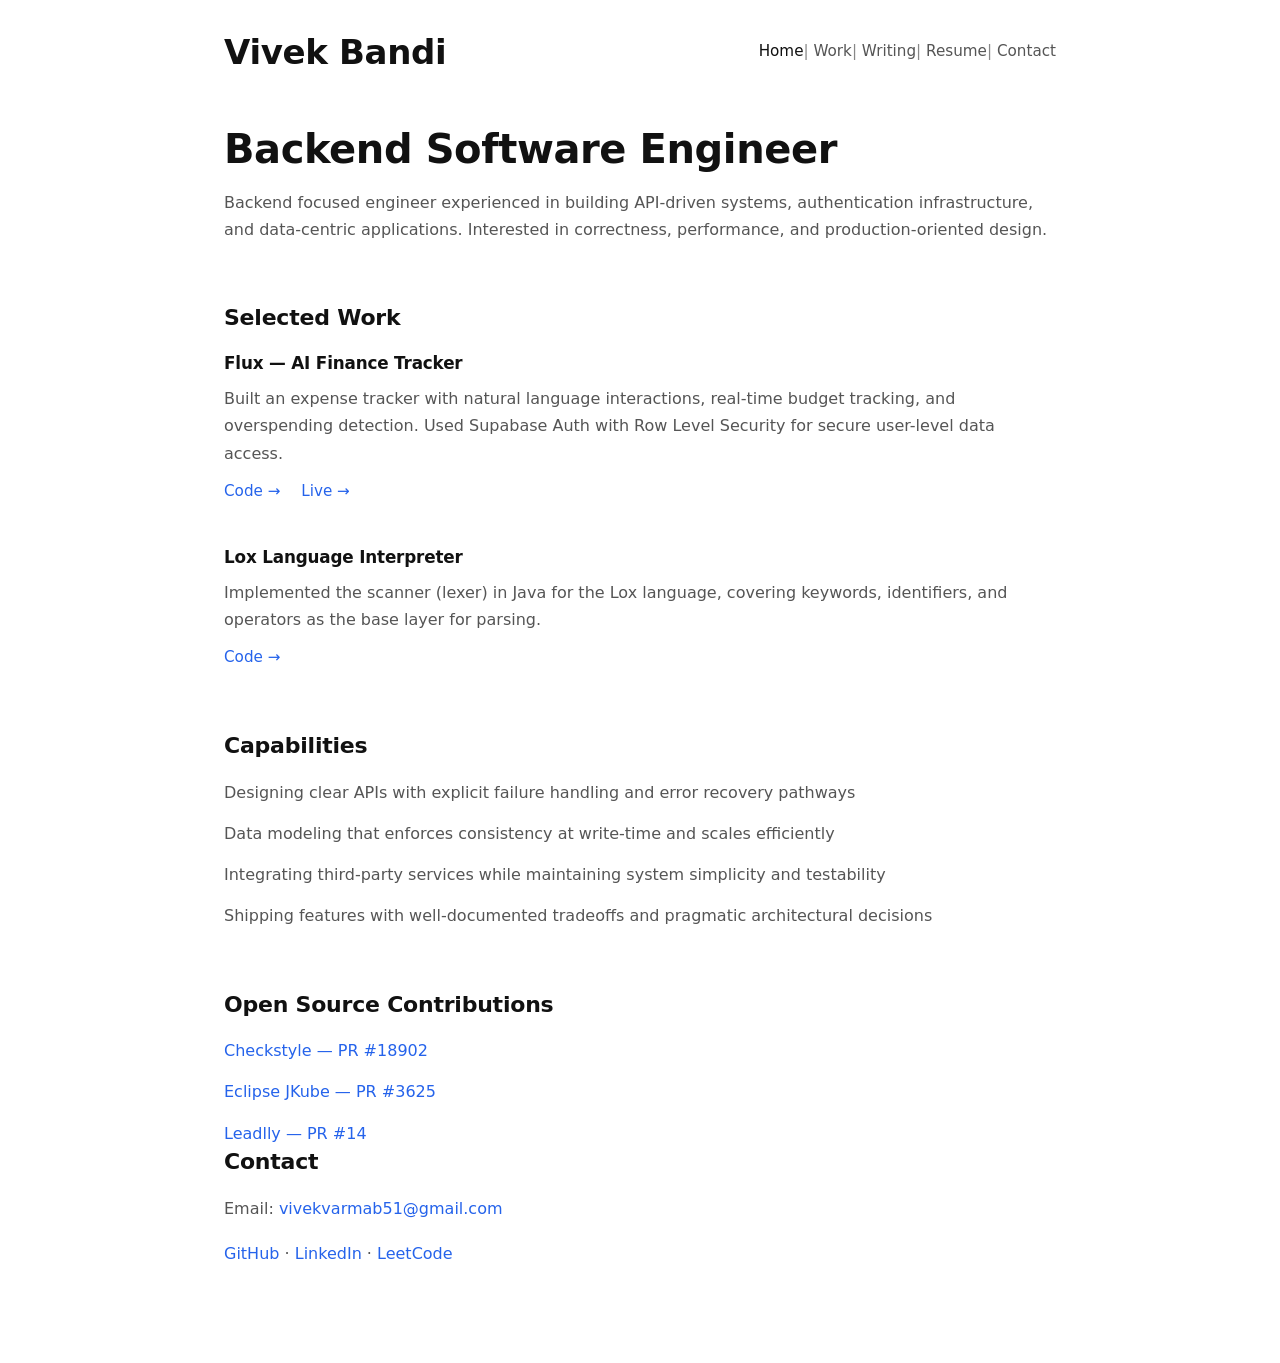
<file: index.html>
<!doctype html>
<html lang="en">
  <head>
    <meta charset="UTF-8" />
    <meta name="viewport" content="width=device-width, initial-scale=1" />
    <meta name="description" content="Backend-focused engineer building API-driven systems, authentication infrastructure, and data-centric applications." />
    <title>Vivek Bandi — Backend Software Engineer</title>
    <link rel="stylesheet" href="styles.css" />
  </head>
  <body>
    <div class="container">
      <header class="site-header">
        <div class="site-topline">
          <a class="site-name" href="index.html">Vivek Bandi</a>
          <nav aria-label="Primary">
            <ul class="site-nav">
              <li><a href="index.html" class="active">Home</a></li>
              <li><a href="work.html">Work</a></li>
              <li><a href="writing.html">Writing</a></li>
              <li><a href="resume.html">Resume</a></li>
              <li><a href="#contact">Contact</a></li>
            </ul>
          </nav>
        </div>
      </header>

      <main>
        <section class="section" aria-labelledby="identity-heading">
          <h1 id="identity-heading">Backend Software Engineer</h1>
          <p>
            Backend focused engineer experienced in building API-driven systems, authentication
            infrastructure, and data-centric applications. Interested in correctness, performance, and
            production-oriented design.
          </p>
        </section>

        <section class="section" aria-labelledby="selected-work-heading">
          <h2 id="selected-work-heading">Selected Work</h2>

          <article class="item">
            <h3>Flux — AI Finance Tracker</h3>
            <p>
              Built an expense tracker with natural language interactions, real-time budget tracking,
              and overspending detection. Used Supabase Auth with Row Level Security for secure
              user-level data access.
            </p>
            <p class="inline-links">
              <a href="https://github.com/vivek-bandi/flux" target="_blank" rel="noopener noreferrer">Code →</a>
              <a href="https://flux-ai.app/" target="_blank" rel="noopener noreferrer">Live →</a>
            </p>
          </article>

          <article class="item">
            <h3>Lox Language Interpreter</h3>
            <p>
              Implemented the scanner (lexer) in Java for the Lox language, covering keywords,
              identifiers, and operators as the base layer for parsing.
            </p>
            <p class="inline-links">
              <a href="https://github.com/vivek-bandi/lox-interpreter" target="_blank" rel="noopener noreferrer">Code →</a>
            </p>
          </article>
        </section>

        <section class="section" aria-labelledby="capabilities-heading">
          <h2 id="capabilities-heading">Capabilities</h2>
          <ul class="text-list">
            <li>Designing clear APIs with explicit failure handling and error recovery pathways</li>
            <li>Data modeling that enforces consistency at write-time and scales efficiently</li>
            <li>Integrating third-party services while maintaining system simplicity and testability</li>
            <li>Shipping features with well-documented tradeoffs and pragmatic architectural decisions</li>
          </ul>
        </section>

        <section class="section" aria-labelledby="contributions-heading">
          <h2 id="contributions-heading">Open Source Contributions</h2>
          <ul class="text-list">
            <li><a href="https://github.com/checkstyle/checkstyle/pull/18902" target="_blank" rel="noopener noreferrer">Checkstyle — PR #18902</a></li>
            <li><a href="https://github.com/eclipse-jkube/jkube/pull/3625" target="_blank" rel="noopener noreferrer">Eclipse JKube — PR #3625</a></li>
            <li><a href="https://github.com/Leadlly/leadlly.in/pull/14" target="_blank" rel="noopener noreferrer">Leadlly — PR #14</a></li>
          </ul>
        </section>
      </main>

      <footer class="site-footer section" id="contact" aria-labelledby="contact-heading">
        <h2 id="contact-heading">Contact</h2>
        <p>Email: <a href="mailto:vivekvarmab51@gmail.com">vivekvarmab51@gmail.com</a></p>
        <p>
          <a href="https://github.com/vivek-bandi" target="_blank" rel="noopener noreferrer">GitHub</a>
          ·
          <a href="https://www.linkedin.com/in/vivek-varma-287141303/" target="_blank" rel="noopener noreferrer">LinkedIn</a>
          ·
          <a href="https://leetcode.com/u/Vivekvarmabandi/" target="_blank" rel="noopener noreferrer">LeetCode</a>
        </p>
      </footer>
    </div>
  </body>
</html>
</file>
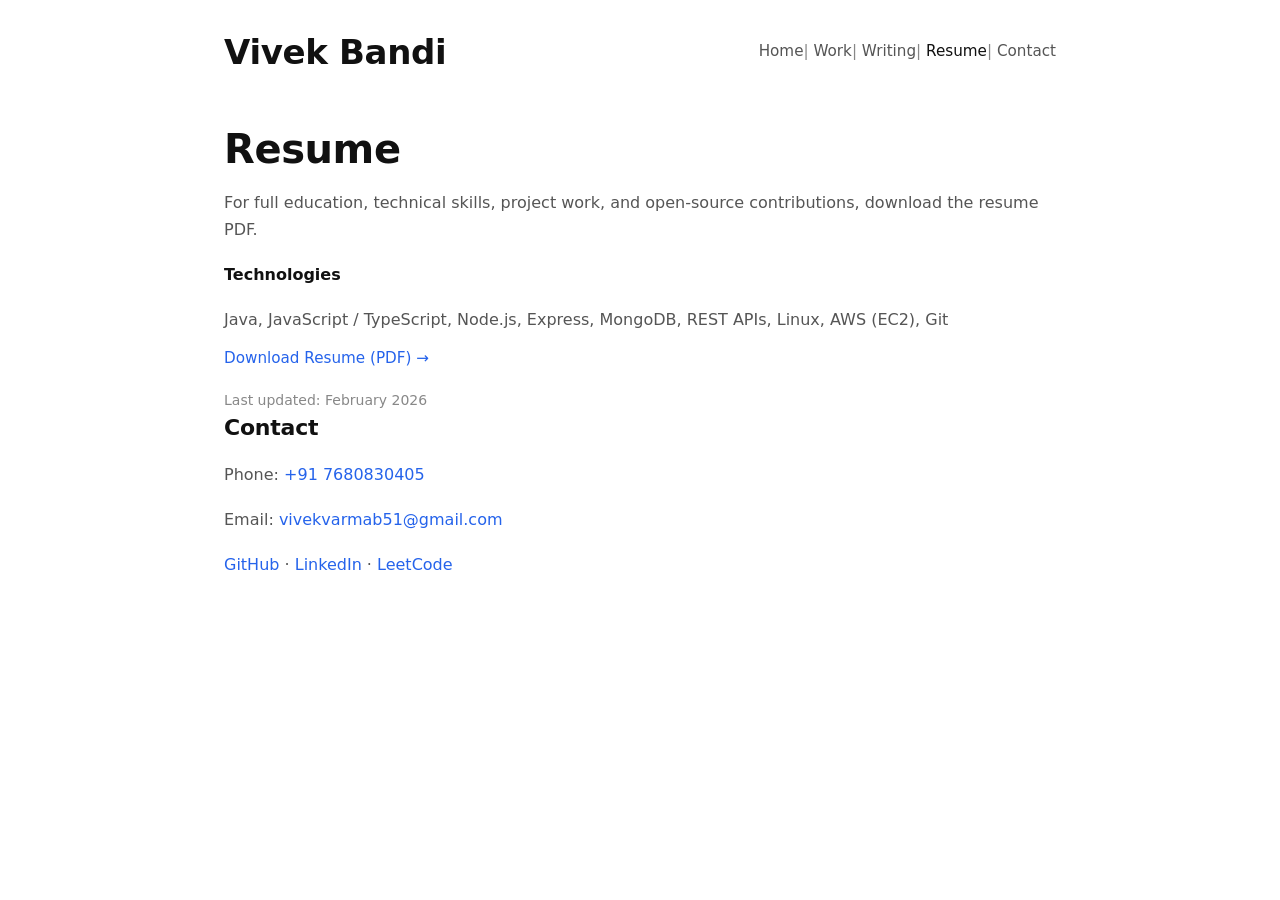
<file: resume.html>
<!doctype html>
<html lang="en">
  <head>
    <meta charset="UTF-8" />
    <meta name="viewport" content="width=device-width, initial-scale=1" />
    <meta name="description" content="Resume and experience summary." />
    <title>Resume — Vivek Bandi</title>
    <link rel="stylesheet" href="styles.css" />
  </head>
  <body>
    <div class="container">
      <header class="site-header">
        <div class="site-topline">
          <a class="site-name" href="index.html">Vivek Bandi</a>
          <nav aria-label="Primary">
            <ul class="site-nav">
              <li><a href="index.html">Home</a></li>
              <li><a href="work.html">Work</a></li>
              <li><a href="writing.html">Writing</a></li>
              <li><a href="resume.html" class="active">Resume</a></li>
              <li><a href="#contact">Contact</a></li>
            </ul>
          </nav>
        </div>
      </header>

      <main>
        <section class="section" aria-labelledby="resume-heading">
          <h1 id="resume-heading">Resume</h1>
          <p>
            For full education, technical skills, project work, and open-source contributions, download
            the resume PDF.
          </p>
          <p class="case-block"><strong>Technologies</strong></p>
          <p>
            Java, JavaScript / TypeScript, Node.js, Express, MongoDB, REST APIs, Linux, AWS (EC2), Git
          </p>
          <p class="inline-links">
            <a href="Vivek_Bandi.pdf" download>Download Resume (PDF) →</a>
          </p>
          <p class="meta">Last updated: February 2026</p>
        </section>
      </main>

      <footer class="site-footer section" id="contact" aria-labelledby="contact-heading">
        <h2 id="contact-heading">Contact</h2>
        <p>Phone: <a href="tel:+917680830405">+91 7680830405</a></p>
        <p>Email: <a href="mailto:vivekvarmab51@gmail.com">vivekvarmab51@gmail.com</a></p>
        <p>
          <a href="https://github.com/vivek-bandi" target="_blank" rel="noopener noreferrer">GitHub</a>
          ·
          <a href="https://www.linkedin.com/in/vivek-varma-287141303/" target="_blank" rel="noopener noreferrer">LinkedIn</a>
          ·
          <a href="https://leetcode.com/u/Vivekvarmabandi/" target="_blank" rel="noopener noreferrer">LeetCode</a>
        </p>
      </footer>
    </div>
  </body>
</html>
</file>
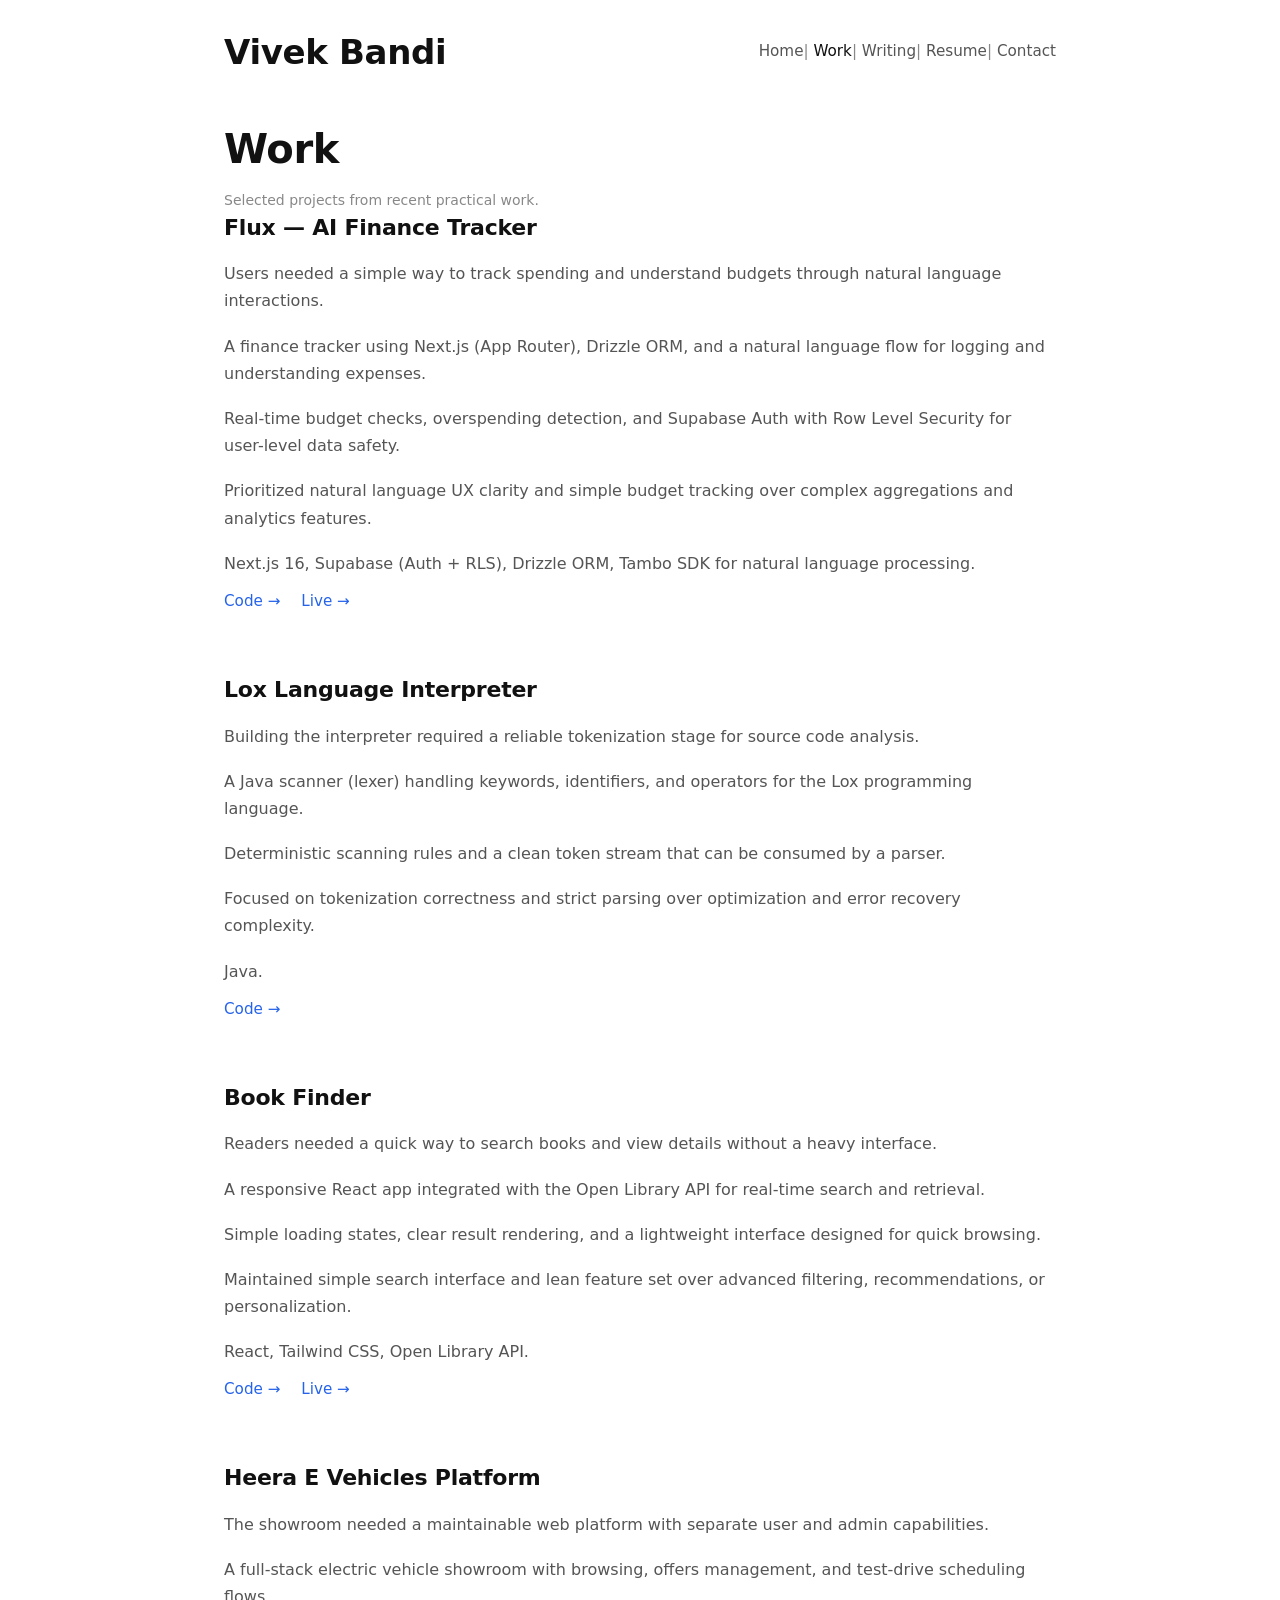
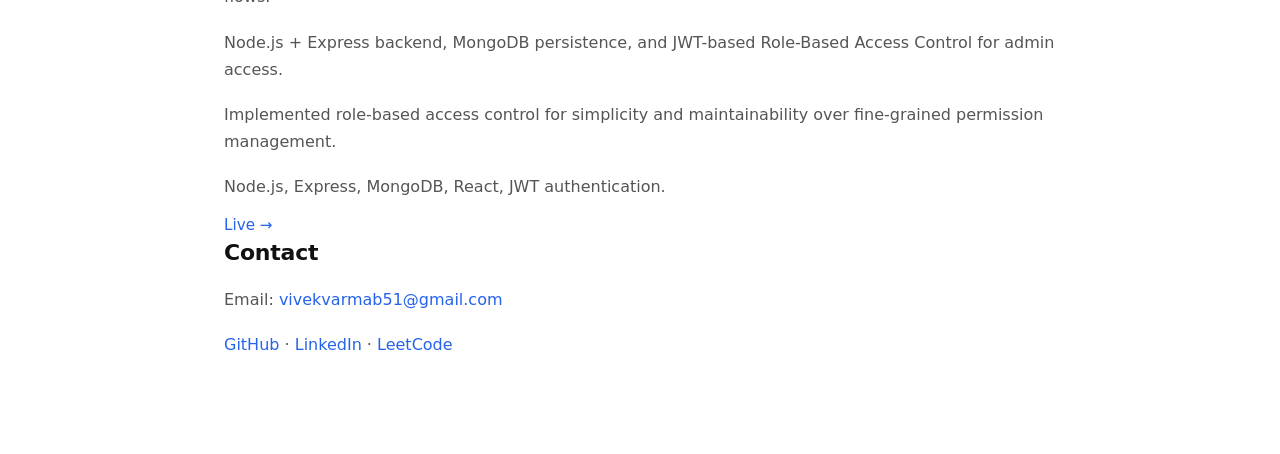
<file: work.html>
<!doctype html>
<html lang="en">
  <head>
    <meta charset="UTF-8" />
    <meta name="viewport" content="width=device-width, initial-scale=1" />
    <meta name="description" content="Project case studies from API-driven applications, authentication infrastructure, and data-centric systems." />
    <title>Work — Vivek Bandi</title>
    <link rel="stylesheet" href="styles.css" />
  </head>
  <body>
    <div class="container">
      <header class="site-header">
        <div class="site-topline">
          <a class="site-name" href="index.html">Vivek Bandi</a>
          <nav aria-label="Primary">
            <ul class="site-nav">
              <li><a href="index.html">Home</a></li>
              <li><a href="work.html" class="active">Work</a></li>
              <li><a href="writing.html">Writing</a></li>
              <li><a href="resume.html">Resume</a></li>
              <li><a href="#contact">Contact</a></li>
            </ul>
          </nav>
        </div>
      </header>

      <main>
        <section class="section" aria-labelledby="work-heading">
          <h1 id="work-heading">Work</h1>
          <p class="meta">Selected projects from recent practical work.</p>
        </section>

        <article class="section" aria-labelledby="project-1-heading">
          <h2 id="project-1-heading">Flux — AI Finance Tracker</h2>
          <p class="case-block">Users needed a simple way to track spending and understand budgets through natural language interactions.</p>
          <p class="case-block">A finance tracker using Next.js (App Router), Drizzle ORM, and a natural language flow for logging and understanding expenses.</p>
          <p class="case-block">Real-time budget checks, overspending detection, and Supabase Auth with Row Level Security for user-level data safety.</p>
          <p class="case-block">Prioritized natural language UX clarity and simple budget tracking over complex aggregations and analytics features.</p>
          <p class="case-block">Next.js 16, Supabase (Auth + RLS), Drizzle ORM, Tambo SDK for natural language processing.</p>
          <p class="inline-links">
            <a href="https://github.com/vivek-bandi/flux" target="_blank" rel="noopener noreferrer">Code →</a>
            <a href="https://flux-ai.app/" target="_blank" rel="noopener noreferrer">Live →</a>
          </p>
        </article>

        <article class="section" aria-labelledby="project-2-heading">
          <h2 id="project-2-heading">Lox Language Interpreter</h2>
          <p class="case-block">Building the interpreter required a reliable tokenization stage for source code analysis.</p>
          <p class="case-block">A Java scanner (lexer) handling keywords, identifiers, and operators for the Lox programming language.</p>
          <p class="case-block">Deterministic scanning rules and a clean token stream that can be consumed by a parser.</p>
          <p class="case-block">Focused on tokenization correctness and strict parsing over optimization and error recovery complexity.</p>
          <p class="case-block">Java.</p>
          <p class="inline-links">
            <a href="https://github.com/vivek-bandi/lox-interpreter" target="_blank" rel="noopener noreferrer">Code →</a>
          </p>
        </article>

        <article class="section" aria-labelledby="project-3-heading">
          <h2 id="project-3-heading">Book Finder</h2>
          <p class="case-block">Readers needed a quick way to search books and view details without a heavy interface.</p>
          <p class="case-block">A responsive React app integrated with the Open Library API for real-time search and retrieval.</p>
          <p class="case-block">Simple loading states, clear result rendering, and a lightweight interface designed for quick browsing.</p>
          <p class="case-block">Maintained simple search interface and lean feature set over advanced filtering, recommendations, or personalization.</p>
          <p class="case-block">React, Tailwind CSS, Open Library API.</p>
          <p class="inline-links">
            <a href="https://github.com/vivek-bandi/book-finder" target="_blank" rel="noopener noreferrer">Code →</a>
            <a href="https://book-finder-alpha-ashen.vercel.app/" target="_blank" rel="noopener noreferrer">Live →</a>
          </p>
        </article>

        <article class="section" aria-labelledby="project-4-heading">
          <h2 id="project-4-heading">Heera E Vehicles Platform</h2>
          <p class="case-block">The showroom needed a maintainable web platform with separate user and admin capabilities.</p>
          <p class="case-block">A full-stack electric vehicle showroom with browsing, offers management, and test-drive scheduling flows.</p>
          <p class="case-block">Node.js + Express backend, MongoDB persistence, and JWT-based Role-Based Access Control for admin access.</p>
          <p class="case-block">Implemented role-based access control for simplicity and maintainability over fine-grained permission management.</p>
          <p class="case-block">Node.js, Express, MongoDB, React, JWT authentication.</p>
          <p class="inline-links">
            <a href="https://heeraevehicles.in" target="_blank" rel="noopener noreferrer">Live →</a>
          </p>
        </article>
      </main>

      <footer class="site-footer section" id="contact" aria-labelledby="contact-heading">
        <h2 id="contact-heading">Contact</h2>
        <p>Email: <a href="mailto:vivekvarmab51@gmail.com">vivekvarmab51@gmail.com</a></p>
        <p>
          <a href="https://github.com/vivek-bandi" target="_blank" rel="noopener noreferrer">GitHub</a>
          ·
          <a href="https://www.linkedin.com/in/vivek-varma-287141303/" target="_blank" rel="noopener noreferrer">LinkedIn</a>
          ·
          <a href="https://leetcode.com/u/Vivekvarmabandi/" target="_blank" rel="noopener noreferrer">LeetCode</a>
        </p>
      </footer>
    </div>
  </body>
</html>
</file>
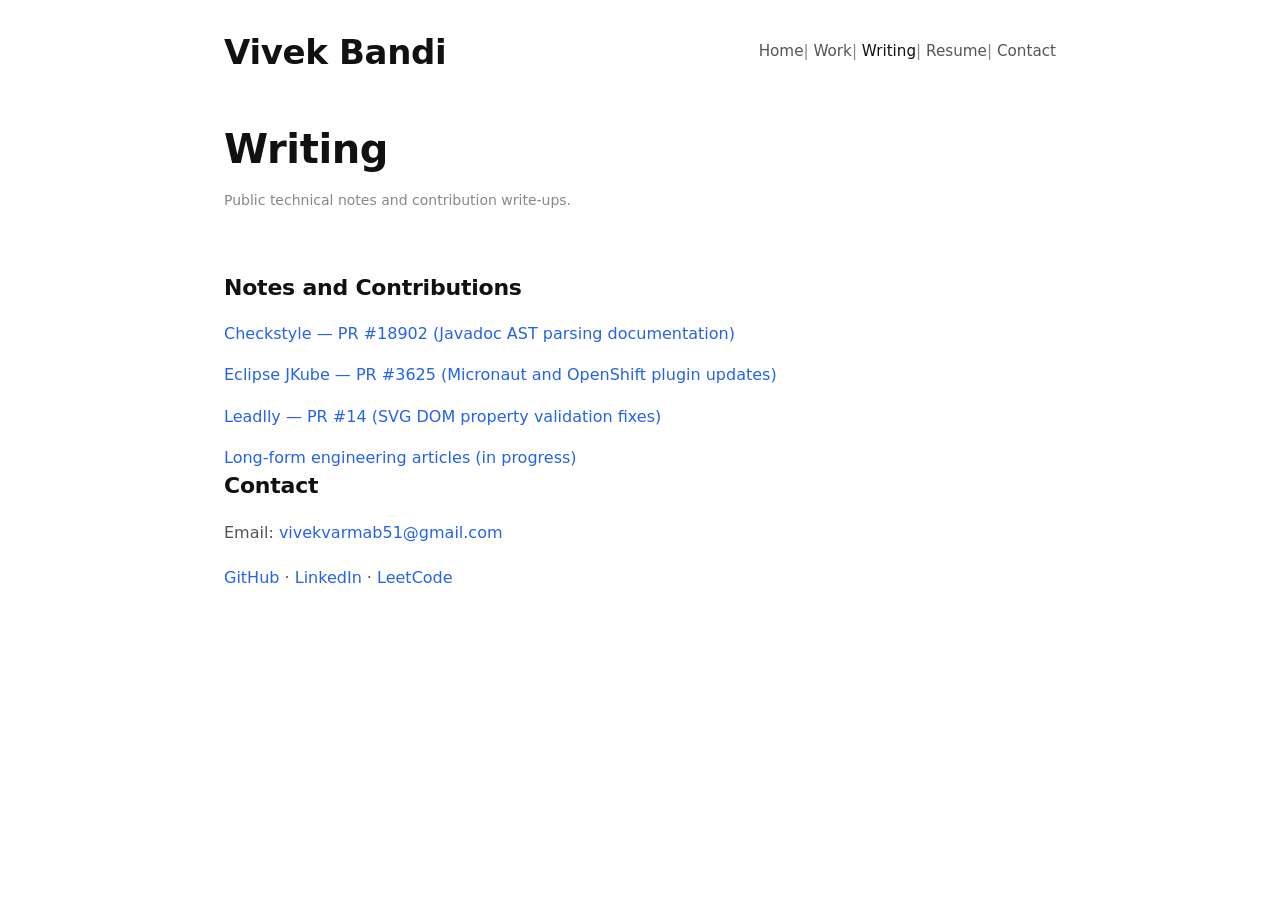
<file: writing.html>
<!doctype html>
<html lang="en">
  <head>
    <meta charset="UTF-8" />
    <meta name="viewport" content="width=device-width, initial-scale=1" />
    <meta name="description" content="Public technical notes and open-source contributions." />
    <title>Writing — Vivek Bandi</title>
    <link rel="stylesheet" href="styles.css" />
  </head>
  <body>
    <div class="container">
      <header class="site-header">
        <div class="site-topline">
          <a class="site-name" href="index.html">Vivek Bandi</a>
          <nav aria-label="Primary">
            <ul class="site-nav">
              <li><a href="index.html">Home</a></li>
              <li><a href="work.html">Work</a></li>
              <li><a href="writing.html" class="active">Writing</a></li>
              <li><a href="resume.html">Resume</a></li>
              <li><a href="#contact">Contact</a></li>
            </ul>
          </nav>
        </div>
      </header>

      <main>
        <section class="section" aria-labelledby="writing-heading">
          <h1 id="writing-heading">Writing</h1>
          <p class="meta">Public technical notes and contribution write-ups.</p>
        </section>

        <section class="section" aria-labelledby="articles-heading">
          <h2 id="articles-heading">Notes and Contributions</h2>
          <ul class="text-list">
            <li><a href="https://github.com/checkstyle/checkstyle/pull/18902" target="_blank" rel="noopener noreferrer">Checkstyle — PR #18902 (Javadoc AST parsing documentation)</a></li>
            <li><a href="https://github.com/eclipse-jkube/jkube/pull/3625" target="_blank" rel="noopener noreferrer">Eclipse JKube — PR #3625 (Micronaut and OpenShift plugin updates)</a></li>
            <li><a href="https://github.com/Leadlly/leadlly.in/pull/14" target="_blank" rel="noopener noreferrer">Leadlly — PR #14 (SVG DOM property validation fixes)</a></li>
            <li><a href="#">Long-form engineering articles (in progress)</a></li>
          </ul>
        </section>
      </main>

      <footer class="site-footer section" id="contact" aria-labelledby="contact-heading">
        <h2 id="contact-heading">Contact</h2>
        <p>Email: <a href="mailto:vivekvarmab51@gmail.com">vivekvarmab51@gmail.com</a></p>
        <p>
          <a href="https://github.com/vivek-bandi" target="_blank" rel="noopener noreferrer">GitHub</a>
          ·
          <a href="https://www.linkedin.com/in/vivek-varma-287141303/" target="_blank" rel="noopener noreferrer">LinkedIn</a>
          ·
          <a href="https://leetcode.com/u/Vivekvarmabandi/" target="_blank" rel="noopener noreferrer">LeetCode</a>
        </p>
      </footer>
    </div>
  </body>
</html>
</file>
<file: styles.css>
/* =========================================
   Base / Design Tokens
   -----------------------------------------
   Minimal, document-style visual system.
   ========================================= */
:root {
  --bg: #ffffff;
  --text-primary: #111111;
  --text-secondary: #555555;
  --text-meta: #888888;
  --link: #2563eb;
  --max-width: 880px;
  --page-padding-desktop: 24px;
  --page-padding-mobile: 20px;
}

/* =========================================
   Global Reset (light-touch)
   ========================================= */
* {
  box-sizing: border-box;
}

html {
  background: var(--bg);
  color: var(--text-primary);
  font-size: 16px;
  -webkit-text-size-adjust: 100%;
}

body {
  margin: 0;
  font-family: system-ui, -apple-system, "Segoe UI", Inter, Roboto, Helvetica, Arial, sans-serif;
  font-size: 16px;
  line-height: 1.7;
  text-rendering: optimizeLegibility;
}

/* =========================================
   Layout Wrapper
   -----------------------------------------
   Centered reading column with generous
   white space on desktop, tighter on mobile.
   ========================================= */
.container {
  max-width: var(--max-width);
  margin: 0 auto;
  padding: 32px var(--page-padding-desktop) 96px;
}

/* =========================================
   Header / Navigation
   -----------------------------------------
   Quiet, text-only top navigation aligned
   to the right. It wraps naturally on small
   screens without changing structure.
   ========================================= */
.site-header {
  margin-bottom: 52px;
}

.site-topline {
  display: flex;
  justify-content: space-between;
  align-items: center;
  flex-wrap: wrap;
  gap: 12px 24px;
}

.site-name {
  color: var(--text-primary);
  font-size: 2.125rem;
  font-weight: 600;
  line-height: 1.2;
  letter-spacing: -0.01em;
  text-decoration: none;
}

.site-nav {
  display: flex;
  flex-wrap: wrap;
  gap: 0;
  margin: 0;
  padding: 0;
  list-style: none;
}

.site-nav li {
  color: var(--text-meta);
  font-size: 0.95rem;
}

.site-nav a {
  color: var(--text-secondary);
}

.site-nav a.active {
  color: var(--text-primary);
}

.site-nav li + li::before {
  content: " | ";
  color: var(--text-meta);
}

/* =========================================
   Typography
   ========================================= */
h1,
h2,
h3,
h4,
p,
ul,
ol {
  margin: 0;
}

h1 {
  font-size: 2.5rem;
  line-height: 1.2;
  letter-spacing: -0.01em;
  margin-bottom: 16px;
}

h2 {
  font-size: 1.375rem;
  line-height: 1.35;
  letter-spacing: -0.01em;
  margin-bottom: 18px;
}

h3 {
  font-size: 1.05rem;
  line-height: 1.45;
  letter-spacing: -0.01em;
  margin-bottom: 10px;
}

p,
li {
  color: var(--text-secondary);
  font-size: 1rem;
}

p + p {
  margin-top: 18px;
}

.meta {
  color: var(--text-meta);
  font-size: 0.875rem;
}

a {
  color: var(--link);
  text-decoration: none;
}

a:hover,
a:focus-visible {
  text-decoration: underline;
  outline: none;
}

/* =========================================
   Vertical Rhythm
   -----------------------------------------
   Documentation-like flow, no boxed blocks.
   ========================================= */
.section {
  margin-top: 60px;
}

.section:first-of-type {
  margin-top: 0;
}

.item {
  margin-top: 40px;
}

.item:first-of-type {
  margin-top: 0;
}

.inline-links {
  margin-top: 12px;
  font-size: 0.95rem;
}

.inline-links a + a {
  margin-left: 16px;
}

.case-block {
  margin-top: 18px;
}

.case-block strong {
  color: var(--text-primary);
  font-weight: 600;
}

.text-list {
  list-style: none;
  margin: 0;
  padding: 0;
}

.text-list li {
  margin-top: 14px;
}

.text-list li:first-of-type {
  margin-top: 0;
}

.site-footer {
  margin-top: 72px;
}

/* =========================================
   Responsive Tweaks
   -----------------------------------------
   Same structure, narrower reading space.
   ========================================= */
@media (max-width: 640px) {
  .container {
    padding: 24px var(--page-padding-mobile) 72px;
  }

  h1 {
    font-size: 1.75rem;
  }

  .site-name {
    font-size: 1.75rem;
  }

  h2 {
    font-size: 1.375rem;
  }
}
</file>
